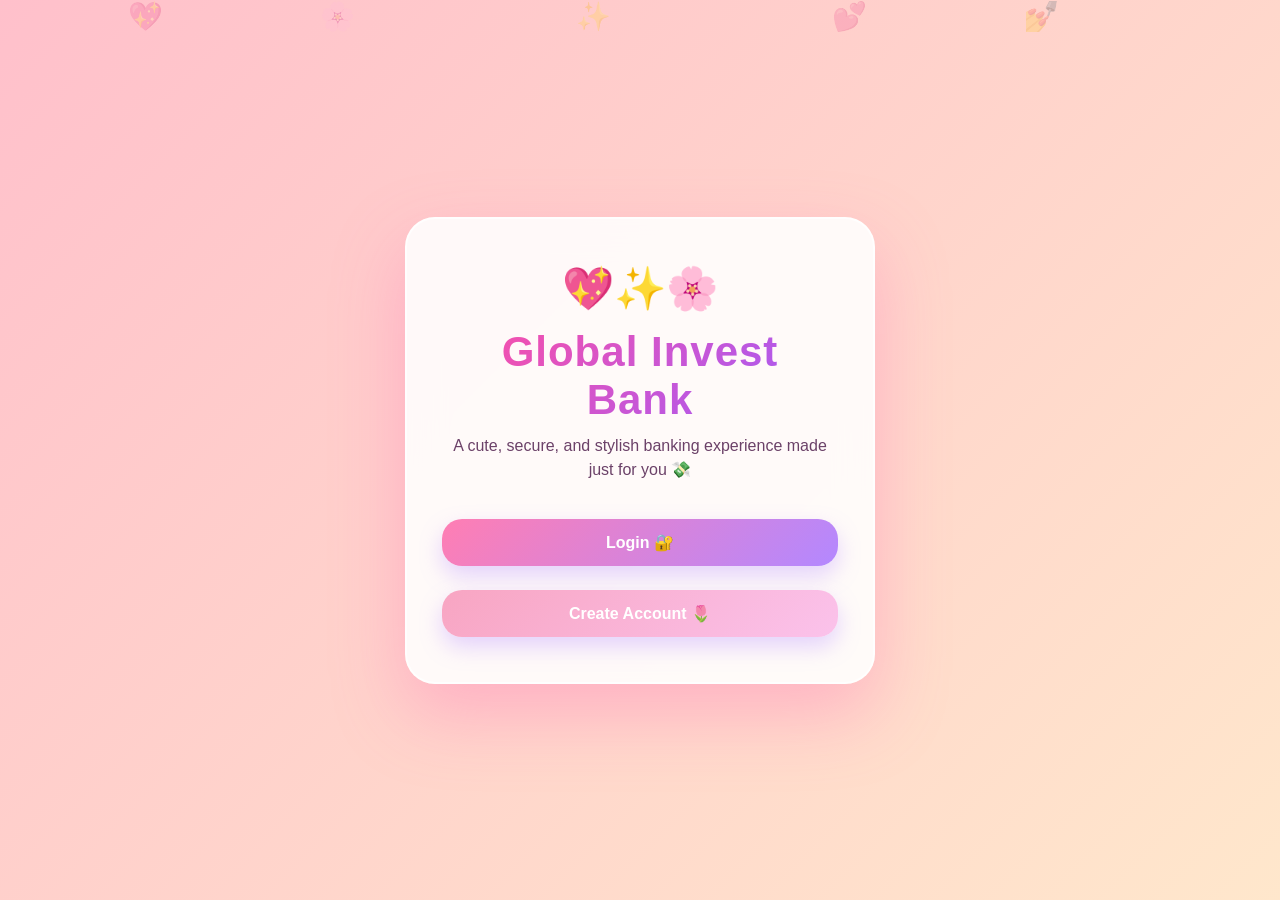
<file: index.html>
<!DOCTYPE html>
<html lang="en">
<head>
  <meta charset="UTF-8">
  <title>Global Invest Bank 💖</title>
  <link rel="stylesheet" href="style.css">

  <style>
    body {
      background: linear-gradient(-45deg, #ffd6e8, #e8d7ff, #fff4cc, #ffc0cb);
      background-size: 400% 400%;
      animation: gradientMove 12s ease infinite;
      overflow: hidden;
    }

    @keyframes gradientMove {
      0% { background-position: 0% 50%; }
      50% { background-position: 100% 50%; }
      100% { background-position: 0% 50%; }
    }

    .floating-bg {
      position: fixed;
      inset: 0;
      pointer-events: none;
      z-index: 0;
      font-size: 28px;
      opacity: 0.25;
    }

    .floating-bg span {
      position: absolute;
      animation: floatUp 12s linear infinite;
    }

    .floating-bg span:nth-child(1) { left: 10%; animation-delay: 0s; }
    .floating-bg span:nth-child(2) { left: 25%; animation-delay: 2s; }
    .floating-bg span:nth-child(3) { left: 45%; animation-delay: 4s; }
    .floating-bg span:nth-child(4) { left: 65%; animation-delay: 1s; }
    .floating-bg span:nth-child(5) { left: 80%; animation-delay: 3s; }

    @keyframes floatUp {
      0% { bottom: -10%; transform: scale(1) rotate(0deg); }
      100% { bottom: 110%; transform: scale(1.5) rotate(360deg); }
    }

    .hero-page {
      position: relative;
      z-index: 1;
    }

    .hero-card {
      backdrop-filter: blur(18px);
      box-shadow: 0 30px 70px rgba(255, 105, 180, 0.35);
      border: 2px solid rgba(255, 255, 255, 0.8);
      animation: popIn 1s ease;
    }

    @keyframes popIn {
      from { opacity: 0; transform: translateY(30px) scale(0.95); }
      to { opacity: 1; transform: translateY(0) scale(1); }
    }

    .hero-card h1 {
      font-size: 42px;
      background: linear-gradient(135deg, #ff4fa3, #9b5cff);
      -webkit-background-clip: text;
      -webkit-text-fill-color: transparent;
    }

    .hero-card:hover {
      transform: scale(1.03);
      transition: 0.3s;
    }
  </style>
</head>

<body>

<div class="floating-bg">
  <span>💖</span>
  <span>🌸</span>
  <span>✨</span>
  <span>💕</span>
  <span>💅</span>
</div>

<main class="hero-page">
  <div class="hero-card">
    <div class="emoji">💖✨🌸</div>

    <h1>Global Invest Bank</h1>
    <p class="subtitle">
      A cute, secure, and stylish banking experience made just for you 💸
    </p>

    <div class="button-row">
      <a class="btn primary" href="/login.html">Login 🔐</a>
      <a class="btn secondary" href="/signup.html">Create Account 🌷</a>
    </div>
  </div>
</main>

</body>
</html>
</file>
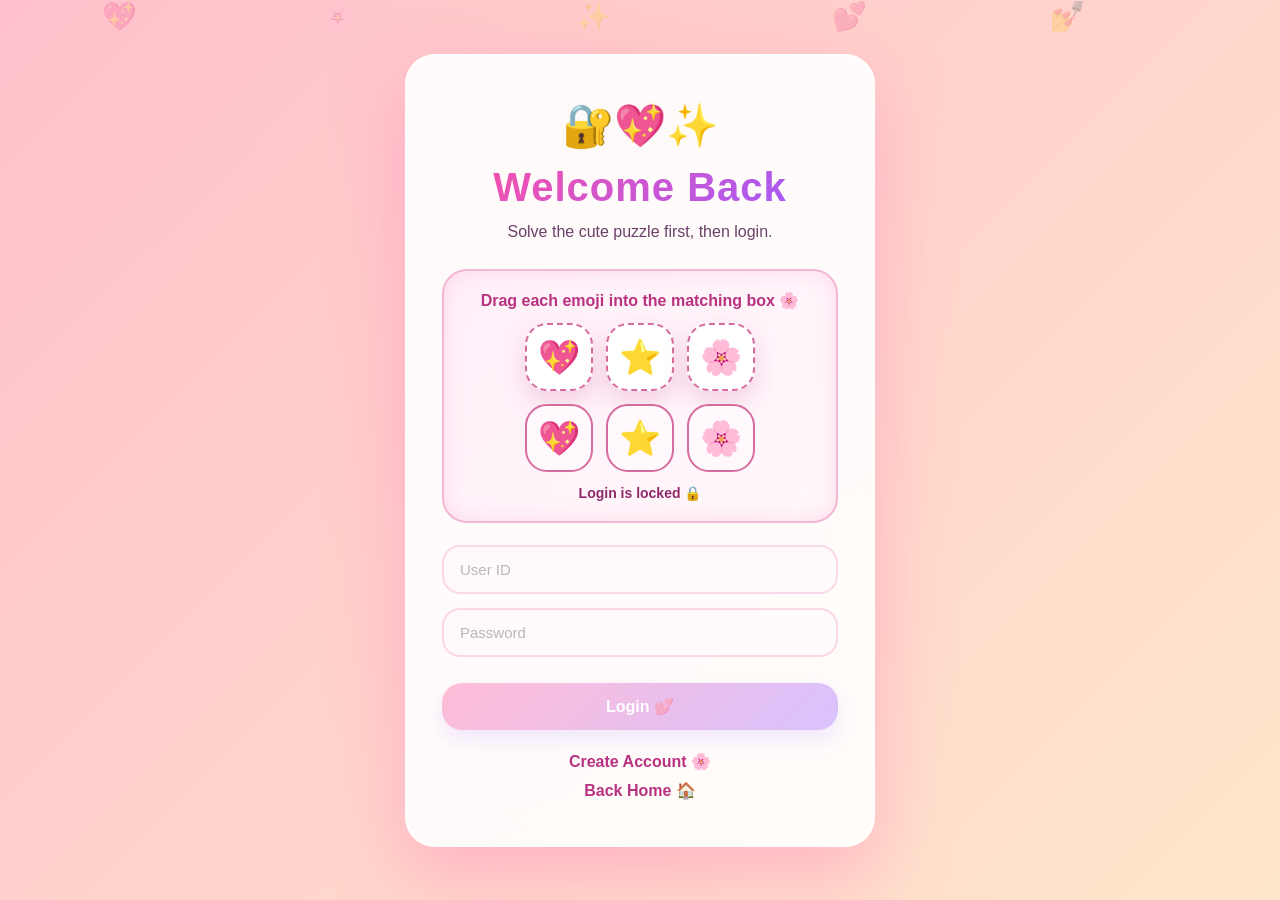
<file: login.html>
<!DOCTYPE html>
<html lang="en">
<head>
  <meta charset="UTF-8">
  <title>Login - Global Invest Bank</title>
  <link rel="stylesheet" href="style.css">

  <style>
    body {
      background: linear-gradient(-45deg, #ffd6e8, #e8d7ff, #fff4cc, #ffc0cb);
      background-size: 400% 400%;
      animation: softMove 12s ease infinite;
      overflow-x: hidden;
    }

    @keyframes softMove {
      0% { background-position: 0% 50%; }
      50% { background-position: 100% 50%; }
      100% { background-position: 0% 50%; }
    }

    .floating-bg {
      position: fixed;
      inset: 0;
      pointer-events: none;
      z-index: 0;
    }

    .floating-bg span {
      position: absolute;
      font-size: 28px;
      opacity: 0.25;
      animation: floatUp 12s linear infinite;
    }

    .floating-bg span:nth-child(1) { left: 8%; animation-delay: 0s; }
    .floating-bg span:nth-child(2) { left: 25%; animation-delay: 2s; }
    .floating-bg span:nth-child(3) { left: 45%; animation-delay: 4s; }
    .floating-bg span:nth-child(4) { left: 65%; animation-delay: 1s; }
    .floating-bg span:nth-child(5) { left: 82%; animation-delay: 3s; }

    @keyframes floatUp {
      0% { bottom: -10%; transform: rotate(0deg) scale(0.8); }
      100% { bottom: 110%; transform: rotate(360deg) scale(1.4); }
    }

    .page-center {
      position: relative;
      z-index: 1;
    }

    .card {
      background: rgba(255, 255, 255, 0.9);
      backdrop-filter: blur(18px);
      border: 2px solid rgba(255, 255, 255, 0.85);
      box-shadow: 0 30px 75px rgba(255, 105, 180, 0.35);
      animation: popIn 0.9s ease;
    }

    @keyframes popIn {
      from {
        opacity: 0;
        transform: translateY(35px) scale(0.95);
      }
      to {
        opacity: 1;
        transform: translateY(0) scale(1);
      }
    }

    h1 {
      font-size: 40px;
      background: linear-gradient(135deg, #ff4fa3, #9b5cff);
      -webkit-background-clip: text;
      -webkit-text-fill-color: transparent;
    }

    .puzzle-box {
      background: linear-gradient(135deg, #fff0f8, #fff8fc);
      border: 2px solid #f3b6d3;
      border-radius: 25px;
      padding: 20px;
      margin: 22px 0;
      box-shadow: inset 0 0 20px rgba(255, 182, 213, 0.45);
    }

    .puzzle-title {
      font-weight: 800;
      color: #b83280;
      margin-bottom: 12px;
    }

    .puzzle-row {
      display: flex;
      justify-content: center;
      gap: 13px;
      margin: 13px 0;
      flex-wrap: wrap;
    }

    .piece, .slot {
      width: 68px;
      height: 68px;
      border-radius: 22px;
      display: flex;
      align-items: center;
      justify-content: center;
      font-size: 34px;
      background: white;
      border: 2px dashed #d66ba0;
      transition: 0.25s ease;
    }

    .piece {
      cursor: grab;
      box-shadow: 0 10px 24px rgba(214, 107, 160, 0.28);
    }

    .piece:hover {
      transform: scale(1.12) rotate(6deg);
    }

    .slot {
      border-style: solid;
      background: #fff8fc;
    }

    .slot.correct {
      background: #ffe3f1;
      border-color: #b83280;
      box-shadow: 0 8px 22px rgba(214, 107, 160, 0.32);
      transform: scale(1.05);
    }

    .locked-message {
      font-size: 14px;
      color: #8e2a6a;
      margin-top: 12px;
      font-weight: 700;
    }

    button:disabled,
    input:disabled {
      opacity: 0.5;
      cursor: not-allowed;
    }

    input:not(:disabled) {
      animation: unlockGlow 1s ease;
    }

    @keyframes unlockGlow {
      0% { box-shadow: 0 0 0 rgba(255, 105, 180, 0); }
      50% { box-shadow: 0 0 18px rgba(255, 105, 180, 0.45); }
      100% { box-shadow: 0 0 0 rgba(255, 105, 180, 0); }
    }
  </style>
</head>

<body>

<div class="floating-bg">
  <span>💖</span>
  <span>🌸</span>
  <span>✨</span>
  <span>💕</span>
  <span>💅</span>
</div>

<main class="page-center">
  <div class="card">
    <div class="emoji">🔐💖✨</div>

    <h1>Welcome Back</h1>
    <p class="subtitle">Solve the cute puzzle first, then login.</p>

    <div class="puzzle-box">
      <p class="puzzle-title">Drag each emoji into the matching box 🌸</p>

      <div class="puzzle-row">
        <div class="piece" draggable="true" id="heart">💖</div>
        <div class="piece" draggable="true" id="star">⭐</div>
        <div class="piece" draggable="true" id="flower">🌸</div>
      </div>

      <div class="puzzle-row">
        <div class="slot" data-match="heart">💖</div>
        <div class="slot" data-match="star">⭐</div>
        <div class="slot" data-match="flower">🌸</div>
      </div>

      <p id="puzzleMessage" class="locked-message">Login is locked 🔒</p>
    </div>

    <form action="/login" method="POST">
      <input id="useridInput" type="text" name="userid" placeholder="User ID" required disabled>
      <input id="passwordInput" type="password" name="password" placeholder="Password" required disabled>
      <button id="loginBtn" type="submit" disabled>Login 💕</button>
    </form>

    <div class="links">
      <a href="/signup.html">Create Account 🌸</a>
      <a href="/">Back Home 🏠</a>
    </div>
  </div>
</main>

<script>
  let draggedPiece = null;
  let correctCount = 0;

  const pieces = document.querySelectorAll(".piece");
  const slots = document.querySelectorAll(".slot");

  const useridInput = document.getElementById("useridInput");
  const passwordInput = document.getElementById("passwordInput");
  const loginBtn = document.getElementById("loginBtn");
  const puzzleMessage = document.getElementById("puzzleMessage");

  pieces.forEach(piece => {
    piece.addEventListener("dragstart", function () {
      draggedPiece = this;
    });
  });

  slots.forEach(slot => {
    slot.addEventListener("dragover", function (e) {
      e.preventDefault();
    });

    slot.addEventListener("drop", function () {
      if (!draggedPiece) return;

      if (this.dataset.match === draggedPiece.id) {
        this.classList.add("correct");
        this.innerHTML = draggedPiece.innerHTML;
        draggedPiece.style.display = "none";
        correctCount++;

        if (correctCount === 3) {
          unlockLogin();
        }
      } else {
        alert("Oops! Try the matching emoji 💕");
      }
    });
  });

  function unlockLogin() {
    useridInput.disabled = false;
    passwordInput.disabled = false;
    loginBtn.disabled = false;

    puzzleMessage.innerHTML = "Puzzle complete! You can login now 💖✨";
  }
</script>

</body>
</html>
</file>
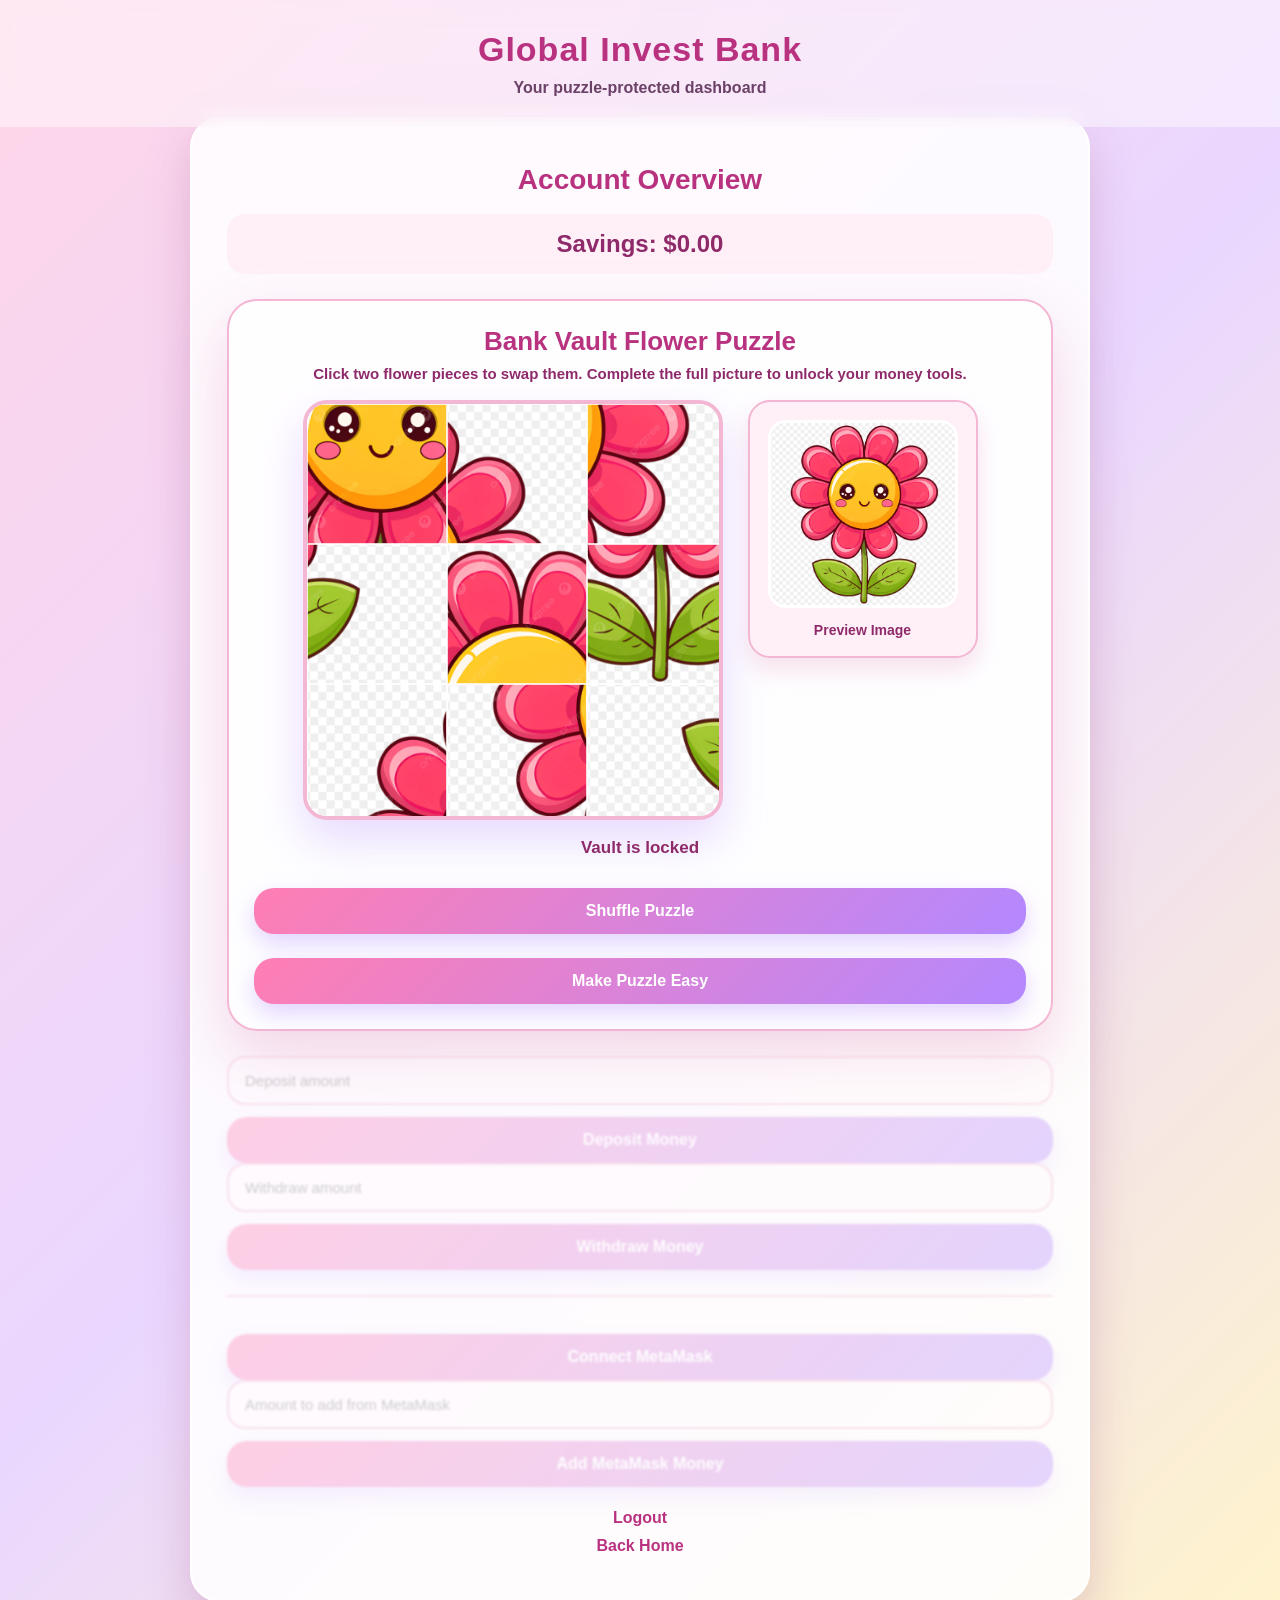
<file: user.html>
<!DOCTYPE html>
<html lang="en">
<head>
  <meta charset="UTF-8">
  <title>Dashboard - Global Invest Bank</title>
  <link rel="stylesheet" href="style.css">

  <style>
    body {
      background: linear-gradient(135deg, #ffd6e8, #ead7ff, #fff4cc);
      overflow-x: hidden;
    }

    .dashboard-card {
      max-width: 900px;
      width: 95%;
    }

    .big-puzzle-box {
      margin: 25px 0;
      padding: 25px;
      border-radius: 30px;
      background: rgba(255, 255, 255, 0.75);
      border: 2px solid #f3b6d3;
      box-shadow: 0 25px 60px rgba(214, 107, 160, 0.25);
    }

    .puzzle-title {
      color: #b83280;
      font-weight: 900;
      font-size: 26px;
      margin-bottom: 8px;
    }

    .puzzle-note {
      color: #8e2a6a;
      font-size: 15px;
      margin-bottom: 18px;
      font-weight: 600;
    }

    .puzzle-area {
      display: flex;
      gap: 25px;
      justify-content: center;
      align-items: flex-start;
      flex-wrap: wrap;
    }

    .puzzle-board {
      width: 420px;
      height: 420px;
      display: grid;
      grid-template-columns: repeat(3, 140px);
      grid-template-rows: repeat(3, 140px);
      border-radius: 24px;
      overflow: hidden;
      border: 4px solid #f3b6d3;
      box-shadow: 0 20px 45px rgba(179, 136, 255, 0.3);
      background: #fff8fc;
    }

    .puzzle-piece {
      width: 140px;
      height: 140px;
      border: 1px solid rgba(255,255,255,0.8);
      background-image: url("flower.jpg");
      background-size: 420px 420px;
      cursor: pointer;
      transition: 0.2s;
    }

    .puzzle-piece:hover {
      transform: scale(1.03);
      z-index: 2;
      box-shadow: inset 0 0 20px rgba(255,255,255,0.5);
    }

    .selected-piece {
      outline: 5px solid #ff4fa3;
      z-index: 3;
      transform: scale(1.04);
    }

    .preview-card {
      width: 230px;
      background: #fff0f8;
      padding: 18px;
      border-radius: 22px;
      border: 2px solid #f3b6d3;
      box-shadow: 0 12px 25px rgba(214, 107, 160, 0.2);
    }

    .preview-card img {
      width: 100%;
      border-radius: 18px;
      border: 3px solid white;
    }

    .preview-card p {
      color: #8e2a6a;
      font-weight: 700;
      margin-top: 10px;
      font-size: 14px;
    }

    #puzzleStatus {
      color: #8e2a6a;
      font-weight: 900;
      margin: 18px 0;
      font-size: 17px;
    }

    .money-section.locked {
      opacity: 0.35;
      pointer-events: none;
      filter: blur(1px);
    }

    .unlock-badge {
      display: none;
      background: #ffe3f1;
      color: #b83280;
      padding: 14px;
      border-radius: 20px;
      font-weight: 900;
      margin-bottom: 18px;
      box-shadow: 0 10px 25px rgba(214, 107, 160, 0.2);
    }

    .unlock-badge.show {
      display: block;
    }

    .confetti {
      position: fixed;
      width: 10px;
      height: 14px;
      top: -20px;
      z-index: 9999;
      animation: fall 3s linear forwards;
    }

    @keyframes fall {
      0% {
        transform: translateY(0) rotate(0deg);
        opacity: 1;
      }
      100% {
        transform: translateY(110vh) rotate(720deg);
        opacity: 0;
      }
    }

    .puzzle-buttons {
      display: flex;
      gap: 12px;
      justify-content: center;
      flex-wrap: wrap;
      margin-top: 12px;
    }

    @media (max-width: 700px) {
      .puzzle-board {
        width: 300px;
        height: 300px;
        grid-template-columns: repeat(3, 100px);
        grid-template-rows: repeat(3, 100px);
      }

      .puzzle-piece {
        width: 100px;
        height: 100px;
        background-size: 300px 300px;
      }
    }
  </style>
</head>

<body>

<header class="top-banner">
  <h1>Global Invest Bank</h1>
  <p>Your puzzle-protected dashboard</p>
</header>

<main class="page-center">
  <div class="card dashboard-card">
    <h2>Account Overview</h2>

    <p id="savingsLabel" class="balance">Savings: $0.00</p>

    <div class="big-puzzle-box">
      <p class="puzzle-title">Bank Vault Flower Puzzle</p>
      <p class="puzzle-note">
        Click two flower pieces to swap them. Complete the full picture to unlock your money tools.
      </p>

      <div class="puzzle-area">
        <div class="puzzle-board" id="puzzleBoard"></div>

        <div class="preview-card">
          <img src="flower.jpg" alt="Puzzle preview">
          <p>Preview Image</p>
        </div>
      </div>

      <p id="puzzleStatus">Vault is locked</p>

      <div class="puzzle-buttons">
        <button type="button" onclick="shufflePuzzle()">Shuffle Puzzle</button>
        <button type="button" onclick="solvePuzzle()">Make Puzzle Easy</button>
      </div>
    </div>

    <div id="unlockBadge" class="unlock-badge">
      Vault unlocked! You can manage your money now. Great job!
    </div>

    <div id="moneySection" class="money-section locked">
      <input type="number" id="deposit" placeholder="Deposit amount">
      <button id="depositBtn">Deposit Money</button>

      <input type="number" id="withdraw" placeholder="Withdraw amount">
      <button id="withdrawBtn">Withdraw Money</button>

      <hr>

      <button onclick="connectWallet()">Connect MetaMask</button>

      <input type="number" id="metaAmount" placeholder="Amount to add from MetaMask">
      <button onclick="addMetaMoney()">Add MetaMask Money</button>

      <p id="walletAddress"></p>
    </div>

    <div class="links">
      <a href="/logout">Logout</a>
      <a href="/">Back Home</a>
    </div>
  </div>
</main>

<script src="bankScript.js"></script>

<script>
  const puzzleBoard = document.getElementById("puzzleBoard");
  const puzzleStatus = document.getElementById("puzzleStatus");
  const moneySection = document.getElementById("moneySection");
  const unlockBadge = document.getElementById("unlockBadge");

  let pieces = [0, 1, 2, 3, 4, 5, 6, 7, 8];
  let selectedIndex = null;
  let confettiDone = false;

  function drawPuzzle() {
    puzzleBoard.innerHTML = "";

    pieces.forEach((pieceNumber, currentIndex) => {
      const piece = document.createElement("div");
      piece.className = "puzzle-piece";

      const row = Math.floor(pieceNumber / 3);
      const col = pieceNumber % 3;

      piece.style.backgroundPosition = `-${col * 140}px -${row * 140}px`;
      piece.onclick = () => selectPiece(currentIndex);

      if (selectedIndex === currentIndex) {
        piece.classList.add("selected-piece");
      }

      puzzleBoard.appendChild(piece);
    });

    checkSolved();
  }

  function selectPiece(index) {
    if (selectedIndex === null) {
      selectedIndex = index;
    } else {
      const temp = pieces[selectedIndex];
      pieces[selectedIndex] = pieces[index];
      pieces[index] = temp;
      selectedIndex = null;
    }

    drawPuzzle();
  }

  function shufflePuzzle() {
    pieces = [0, 1, 2, 3, 4, 5, 6, 7, 8];

    for (let i = pieces.length - 1; i > 0; i--) {
      const randomIndex = Math.floor(Math.random() * (i + 1));
      const temp = pieces[i];
      pieces[i] = pieces[randomIndex];
      pieces[randomIndex] = temp;
    }

    confettiDone = false;
    selectedIndex = null;
    drawPuzzle();
  }

  function solvePuzzle() {
    pieces = [0, 1, 2, 3, 4, 5, 6, 7, 8];
    selectedIndex = null;
    drawPuzzle();
  }

  function checkSolved() {
    const solved = pieces.every((piece, index) => piece === index);

    if (solved) {
      puzzleStatus.innerHTML = "Vault unlocked";
      moneySection.classList.remove("locked");
      unlockBadge.classList.add("show");

      if (!confettiDone) {
        launchConfetti();
        confettiDone = true;
      }
    } else {
      puzzleStatus.innerHTML = "Vault is locked";
      moneySection.classList.add("locked");
      unlockBadge.classList.remove("show");
    }
  }

  function launchConfetti() {
    for (let i = 0; i < 100; i++) {
      const confetti = document.createElement("div");
      confetti.className = "confetti";

      confetti.style.left = Math.random() * 100 + "vw";
      confetti.style.backgroundColor = randomColor();
      confetti.style.animationDelay = Math.random() * 0.8 + "s";

      document.body.appendChild(confetti);

      setTimeout(() => {
        confetti.remove();
      }, 3500);
    }
  }

  function randomColor() {
    const colors = ["#ff4fa3", "#b388ff", "#ffd166", "#06d6a0", "#4cc9f0"];
    return colors[Math.floor(Math.random() * colors.length)];
  }

  shufflePuzzle();
</script>

</body>
</html>
</file>
<file: style.css>
* {
  margin: 0;
  padding: 0;
  box-sizing: border-box;
  font-family: "Poppins", "Segoe UI", sans-serif;
}

body {
  min-height: 100vh;
  background: linear-gradient(135deg, #ffd6e8, #e8d7ff, #fff4cc);
  color: #4b244a;
}

.hero-page,
.page-center {
  min-height: 100vh;
  display: flex;
  justify-content: center;
  align-items: center;
  padding: 30px;
}

.hero-card,
.card {
  width: 100%;
  max-width: 470px;
  background: rgba(255, 255, 255, 0.88);
  padding: 45px 35px;
  border-radius: 30px;
  text-align: center;
  box-shadow: 0 20px 45px rgba(156, 73, 132, 0.25);
  border: 2px solid rgba(255, 255, 255, 0.9);
}

.emoji {
  font-size: 42px;
  margin-bottom: 15px;
}

h1 {
  font-size: 36px;
  color: #b83280;
  margin-bottom: 10px;
  letter-spacing: 1px;
}

h2 {
  font-size: 28px;
  color: #b83280;
  margin-bottom: 18px;
}

.subtitle {
  font-size: 16px;
  color: #6b4168;
  margin-bottom: 25px;
  line-height: 1.5;
}

form {
  display: flex;
  flex-direction: column;
  gap: 14px;
}

input {
  width: 100%;
  padding: 14px 16px;
  border: 2px solid #f3b6d3;
  border-radius: 18px;
  font-size: 15px;
  outline: none;
  background: #fff8fc;
  color: #4b244a;
}

input:focus {
  border-color: #d66ba0;
  box-shadow: 0 0 10px rgba(214, 107, 160, 0.25);
}

button,
.btn {
  display: inline-block;
  width: 100%;
  padding: 14px 18px;
  border: none;
  border-radius: 20px;
  background: linear-gradient(135deg, #ff7eb3, #b388ff);
  color: white;
  font-size: 16px;
  font-weight: 700;
  text-decoration: none;
  cursor: pointer;
  margin-top: 12px;
  box-shadow: 0 10px 22px rgba(179, 136, 255, 0.35);
}

button:hover,
.btn:hover {
  transform: translateY(-2px);
  opacity: 0.92;
}

.button-row {
  display: flex;
  flex-direction: column;
  gap: 12px;
}

.secondary {
  background: linear-gradient(135deg, #f8a5c2, #fbc2eb);
}

.links {
  margin-top: 22px;
  display: flex;
  flex-direction: column;
  gap: 10px;
}

.links a {
  color: #b83280;
  font-weight: 700;
  text-decoration: none;
}

.links a:hover {
  text-decoration: underline;
}

.top-banner {
  text-align: center;
  padding: 30px 20px;
  background: rgba(255, 255, 255, 0.45);
  backdrop-filter: blur(10px);
}

.top-banner h1 {
  font-size: 34px;
}

.top-banner p {
  color: #6b4168;
  font-weight: 600;
}

.dashboard-card {
  margin-top: -40px;
}

.balance {
  font-size: 24px;
  font-weight: 800;
  color: #8e2a6a;
  background: #fff0f8;
  border-radius: 18px;
  padding: 16px;
  margin-bottom: 20px;
}

hr {
  margin: 25px 0;
  border: none;
  height: 2px;
  background: #f3b6d3;
}

#walletAddress {
  margin-top: 15px;
  font-size: 13px;
  word-break: break-all;
  color: #6b4168;
}style.css
</file>
